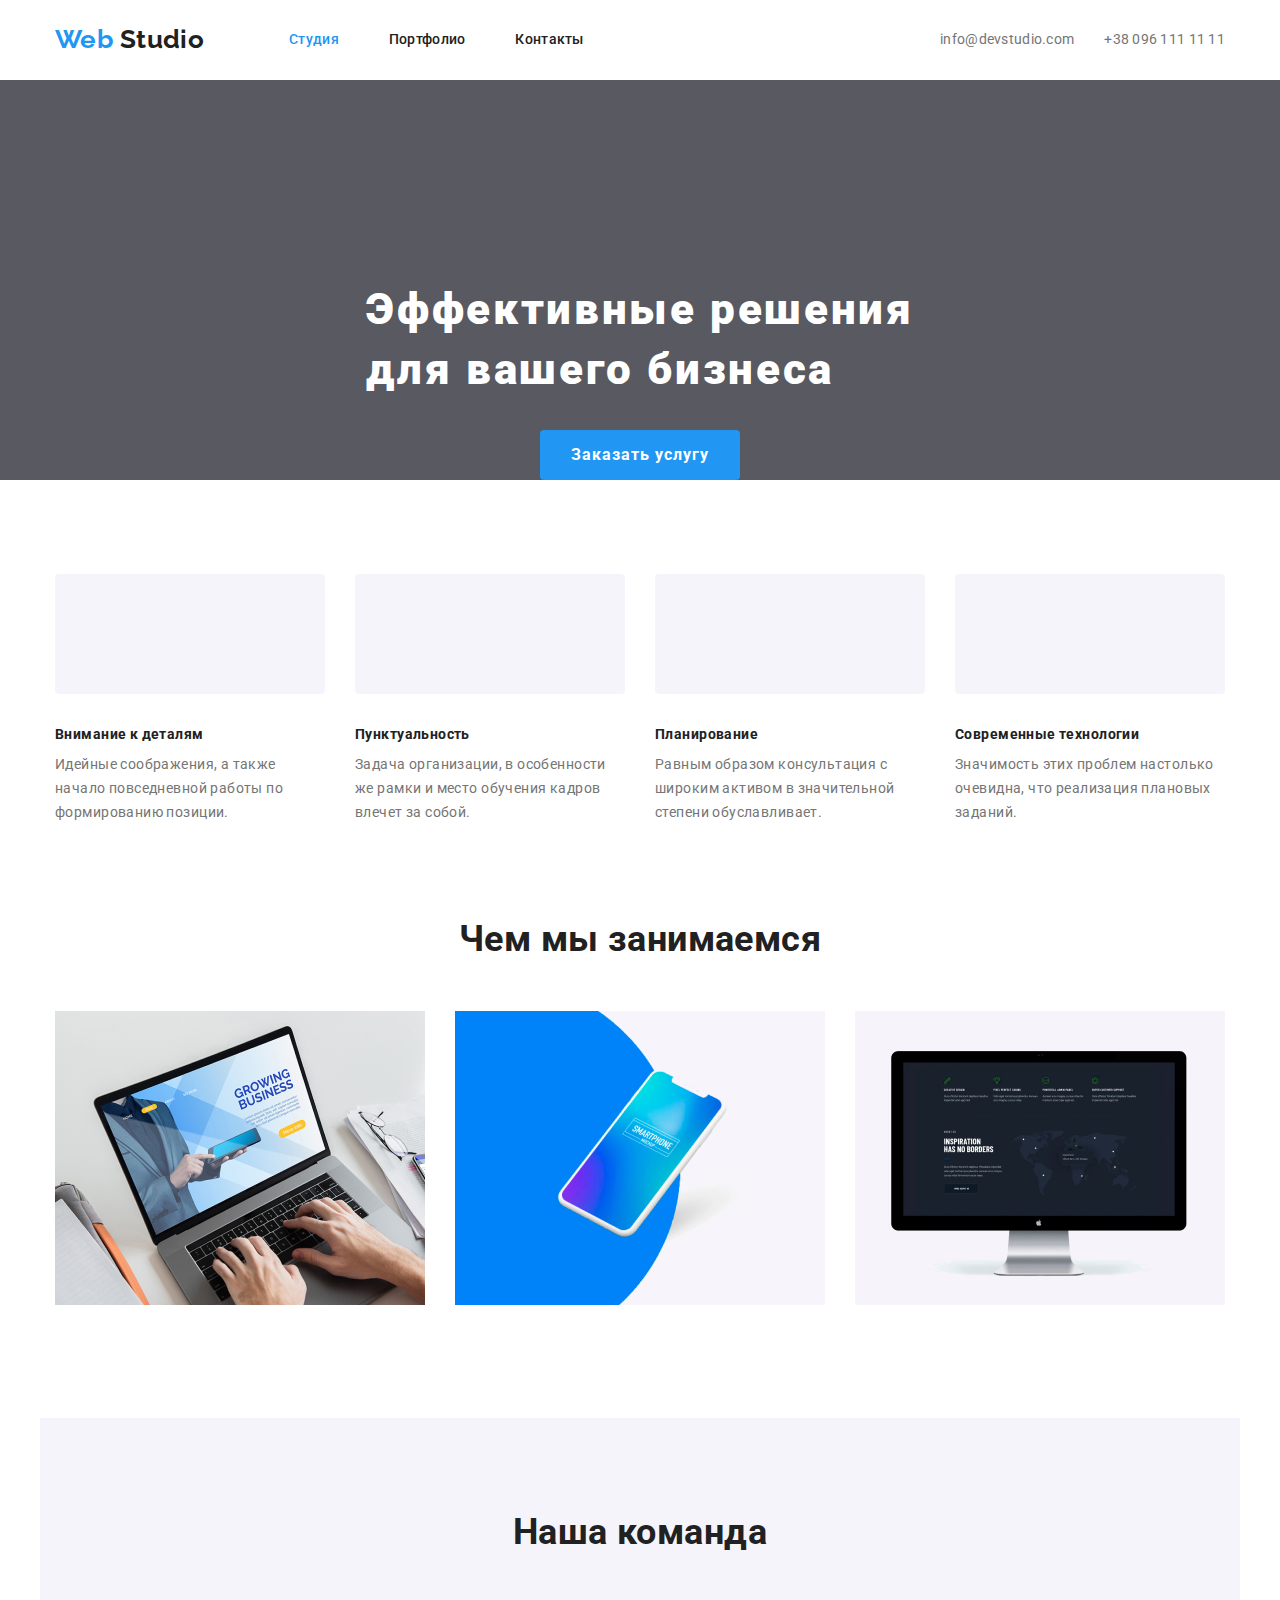
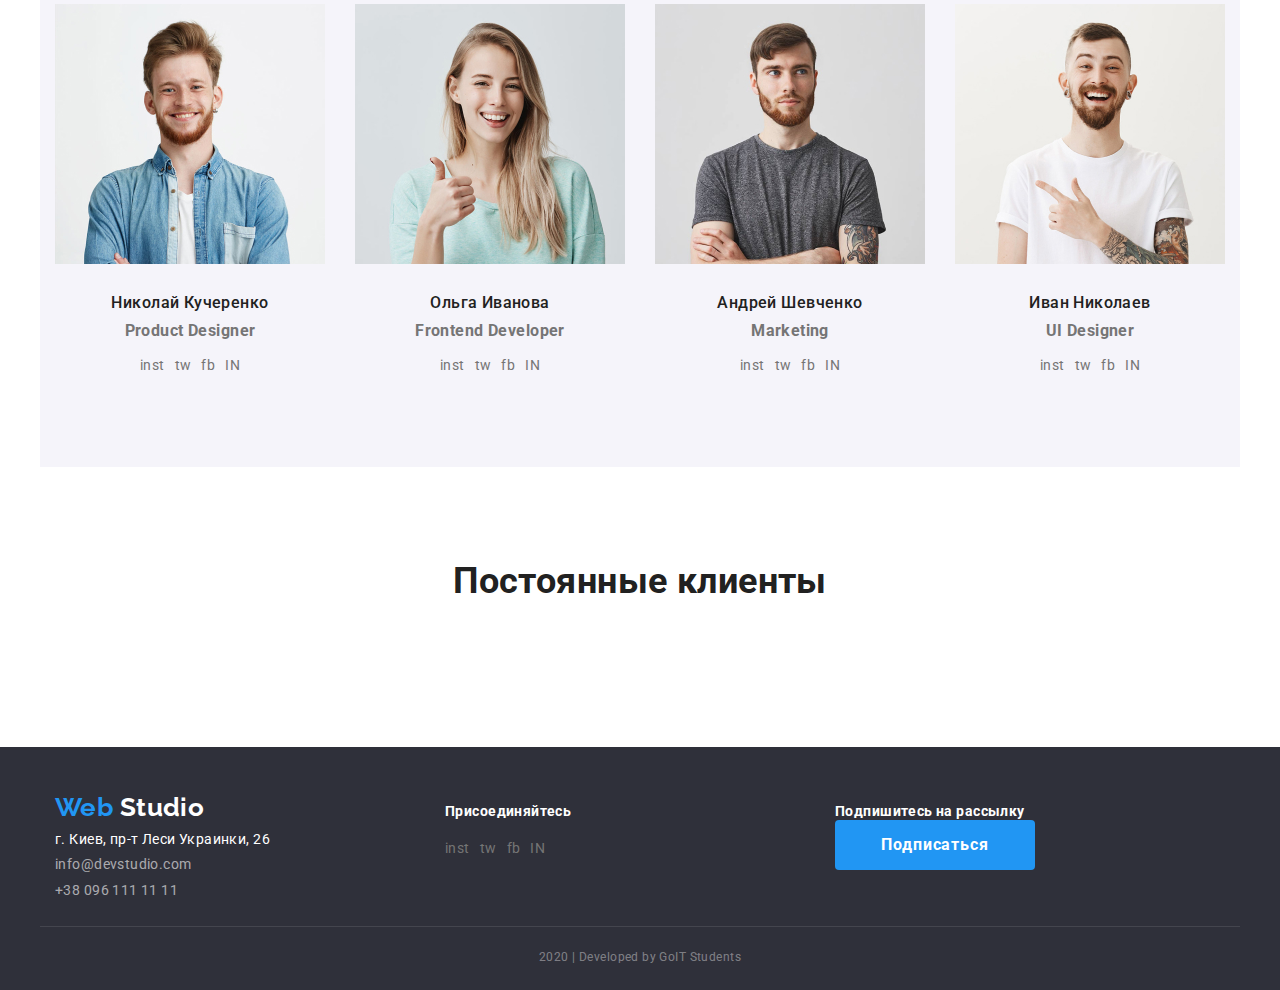
<file: index.html>
<!DOCTYPE html>
<html lang="ru">
  <head>
    <meta charset="UTF-8" />
    <meta name="viewport" content="width=device-width, initial-scale=1.0" />
    <link
      href="https://fonts.googleapis.com/css2?family=Raleway:wght@700&family=Roboto:wght@400;500;700;900&display=swap"
      rel="stylesheet"
    />
    <link rel="stylesheet" href="./css/modern-normalaize.css" />
    <link rel="stylesheet" href="./css/styles.css" />
    <title>Web Studio</title>
  </head>
  <body>
    <!-- Шапка страницы -->
    <header class="site-header container">
      <nav class="site-nav">
        <a class="site-logo" href="./" lang="en"><span>Web </span><span class="logo-studio">Studio</span></a>
        <ul class="list">
          <li class="item"><a class="link current" href="./index.html">Студия</a></li>
          <li class="item"><a class="link" href="./portfolio.html">Портфолио</a></li>
          <li class="item"><a class="link" href="">Контакты</a></li>
        </ul>
      </nav>
      <address class="address-blok-header">
        <!-- добавляем aria-label <a href="" aria-label=""></a> -->
        <ul class="address-list">
          <li class="item">
            <a href="" aria-label="иконка конверта"></a
            ><a class="link" href="mailto:info@devstudio.com">info@devstudio.com</a>
          </li>
          <li class="item">
            <a href="" aria-label="иконка телефона"></a><a class="link" href="tel:+380961111111">+38 096 111 11 11</a>
          </li>
        </ul>
      </address>
    </header>
    <!-- уникальний контент -->
    <main>
      <!-- Герой -->
      <section class="hero-section">
        <div class="hero container">
          <h1 class="title">
            Эффективные решения <br />
            для вашего бизнеса
          </h1>
          <a class="button" href="">Заказать услугу</a>
        </div>
      </section>
      <!-- Функции (Характерные черты,feature) -->
      <section class="section feature container">
        <h2 class="is-hidden">Функции (Характерные черты)</h2>
        <ul class="list">
          <li class="item">
            <img src="./images/images1.jpg" alt="Радар" width="270" />
            <h3 class="title">Внимание к деталям</h3>
            <p class="text">Идейные соображения, а также начало повседневной работы по формированию позиции.</p>
          </li>
          <li class="item">
            <img src="./images/images2.jpg" alt="Часы" width="270" />
            <h3 class="title">Пунктуальность</h3>
            <p class="text">Задача организации, в особенности же рамки и место обучения кадров влечет за собой.</p>
          </li>
          <li class="item">
            <img src="./images/images3.jpg" alt="График" width="270" />
            <h3 class="title">Планирование</h3>
            <p class="text">Равным образом консультация с широким активом в значительной степени обуславливает.</p>
          </li>
          <li class="item">
            <img src="./images/images4.jpg" alt="Космонавт" width="270" />
            <h3 class="title">Современные технологии</h3>
            <p class="text">Значимость этих проблем настолько очевидна, что реализация плановых заданий.</p>
          </li>
        </ul>
      </section>
      <!-- Чем мы занимаемся (activity) -->
      <section class="section activity container">
        <h2 class="title-section">Чем мы занимаемся</h2>
        <ul class="list">
          <li class="item">
            <img src="./images/img11.jpg" alt="Десктопные приложения" width="370" />
            <a href=""><h3 class="title on-dark">Десктопные приложения</h3></a>
          </li>
          <li class="item">
            <img src="./images/img12.jpg" alt="Мобильные приложения" width="370" />
            <a href=""><h3 class="title on-dark">Мобильные приложения</h3></a>
          </li>
          <li class="item">
            <img src="./images/img13.jpg" alt="Дизайнерские решения" width="370" />
            <a href=""><h3 class="title on-dark">Дизайнерские решения</h3></a>
          </li>
        </ul>
      </section>
      <!-- Наша команда (team) -->
      <section class="section our-team container shadow">
        <!-- Для иконок используем aria-label
          <li><a href="" aria-label="ссылка на instagram">ins</a></li> -->
        <h2 class="title-section">Наша команда</h2>
        <ul class="list-team">
          <li class="item">
            <img src="./images/foto1.jpg" alt="Фото" width="270" />
            <h3 class="title name">Николай Кучеренко</h3>
            <p class="title work" lang="en">Product Designer</p>
            <ul class="list-social">
              <li class="item-social">
                <a href="" aria-label="ссылка на instagram">inst</a>
              </li>
              <li class="item-social">
                <a href="" aria-label="ссылка на twiter">tw</a>
              </li>
              <li class="item-social">
                <a href="" aria-label="ссылка на facebook">fb</a>
              </li>
              <li class="item-social">
                <a href="" aria-label="ссылка на IN">IN</a>
              </li>
            </ul>
          </li>
          <li class="item">
            <img src="./images/foto2.jpg" alt="Фото" width="270" />
            <h3 class="title name">Ольга Иванова</h3>
            <p class="title work" lang="en">Frontend Developer</p>
            <ul class="list-social">
              <li class="item-social">
                <a href="" aria-label="ссылка на instagram">inst</a>
              </li>
              <li class="item-social">
                <a href="" aria-label="ссылка на twiter">tw</a>
              </li>
              <li class="item-social">
                <a href="" aria-label="ссылка на facebook">fb</a>
              </li>
              <li class="item-social">
                <a href="" aria-label="ссылка на IN">IN</a>
              </li>
            </ul>
          </li>
          <li class="item">
            <img src="./images/foto3.jpg" alt="Фото" width="270" />
            <h3 class="title name">Андрей Шевченко</h3>
            <p class="title work" lang="en">Marketing</p>
            <ul class="list-social">
              <li class="item-social">
                <a href="" aria-label="ссылка на instagram">inst</a>
              </li>
              <li class="item-social">
                <a href="" aria-label="ссылка на twiter">tw</a>
              </li>
              <li class="item-social">
                <a href="" aria-label="ссылка на facebook">fb</a>
              </li>
              <li class="item-social">
                <a href="" aria-label="ссылка на IN">IN</a>
              </li>
            </ul>
          </li>
          <li class="item">
            <img src="./images/foto4.jpg" alt="Фото" width="270" />
            <h3 class="title name">Иван Николаев</h3>
            <p class="title work" lang="en">UI Designer</p>
            <ul class="list-social">
              <li class="item-social">
                <a href="" aria-label="ссылка на instagram">inst</a>
              </li>
              <li class="item-social">
                <a href="" aria-label="ссылка на twiter">tw</a>
              </li>
              <li class="item-social">
                <a href="" aria-label="ссылка на facebook">fb</a>
              </li>
              <li class="item-social">
                <a href="" aria-label="ссылка на IN">IN</a>
              </li>
            </ul>
          </li>
        </ul>
      </section>
      <!-- Постоянные клиенты (clients) -->
      <section class="section container clients">
        <h2 class="title-section">Постоянные клиенты</h2>
        <!-- ul>li*6>a[aria-label=klient$] -->
        <ul>
          <li><a href="" aria-label="klient1"></a></li>
          <li><a href="" aria-label="klient2"></a></li>
          <li><a href="" aria-label="klient3"></a></li>
          <li><a href="" aria-label="klient4"></a></li>
          <li><a href="" aria-label="klient5"></a></li>
          <li><a href="" aria-label="klient6"></a></li>
        </ul>
      </section>
    </main>
    <!-- footer -->
    <footer>
      <div class="footer container">
        <div class="address-blok item-colomn">
          <a class="site-logo footer-logo" href="./" lang="en"
            ><span>Web </span><span class="logo-studio">Studio</span></a
          >
          <address class="address-list">
            <p class="map">г. Киев, пр-т Леси Украинки, 26</p>
            <a class="link" href="mailto:info@devstudio.com">info@devstudio.com</a>
            <a class="link" href="tel:+380961111111">+38 096 111 11 11</a>
          </address>
        </div>
        <div class="section item-colomn">
          <b class="title on-dark">Присоединяйтесь</b>
          <ul class="list-social">
            <li class="item-social">
              <a href="" aria-label="ссылка на instagram">inst</a>
            </li>
            <li class="item-social">
              <a href="" aria-label="ссылка на twiter">tw</a>
            </li>
            <li class="item-social">
              <a href="" aria-label="ссылка на facebook">fb</a>
            </li>
            <li class="item-social">
              <a href="" aria-label="ссылка на IN">IN</a>
            </li>
          </ul>
        </div>
        <div class="section item-colomn">
          <b class="title on-dark">Подпишитесь на рассылку</b>
          <a class="button" href="">Подписаться</a>
          <a href="" aria-label="значок самолётика"></a>
        </div>
      </div>
      <div class="copyright container"><p>2020 | Developed by GoIT Students</p></div>
    </footer>
  </body>
</html>
</file>
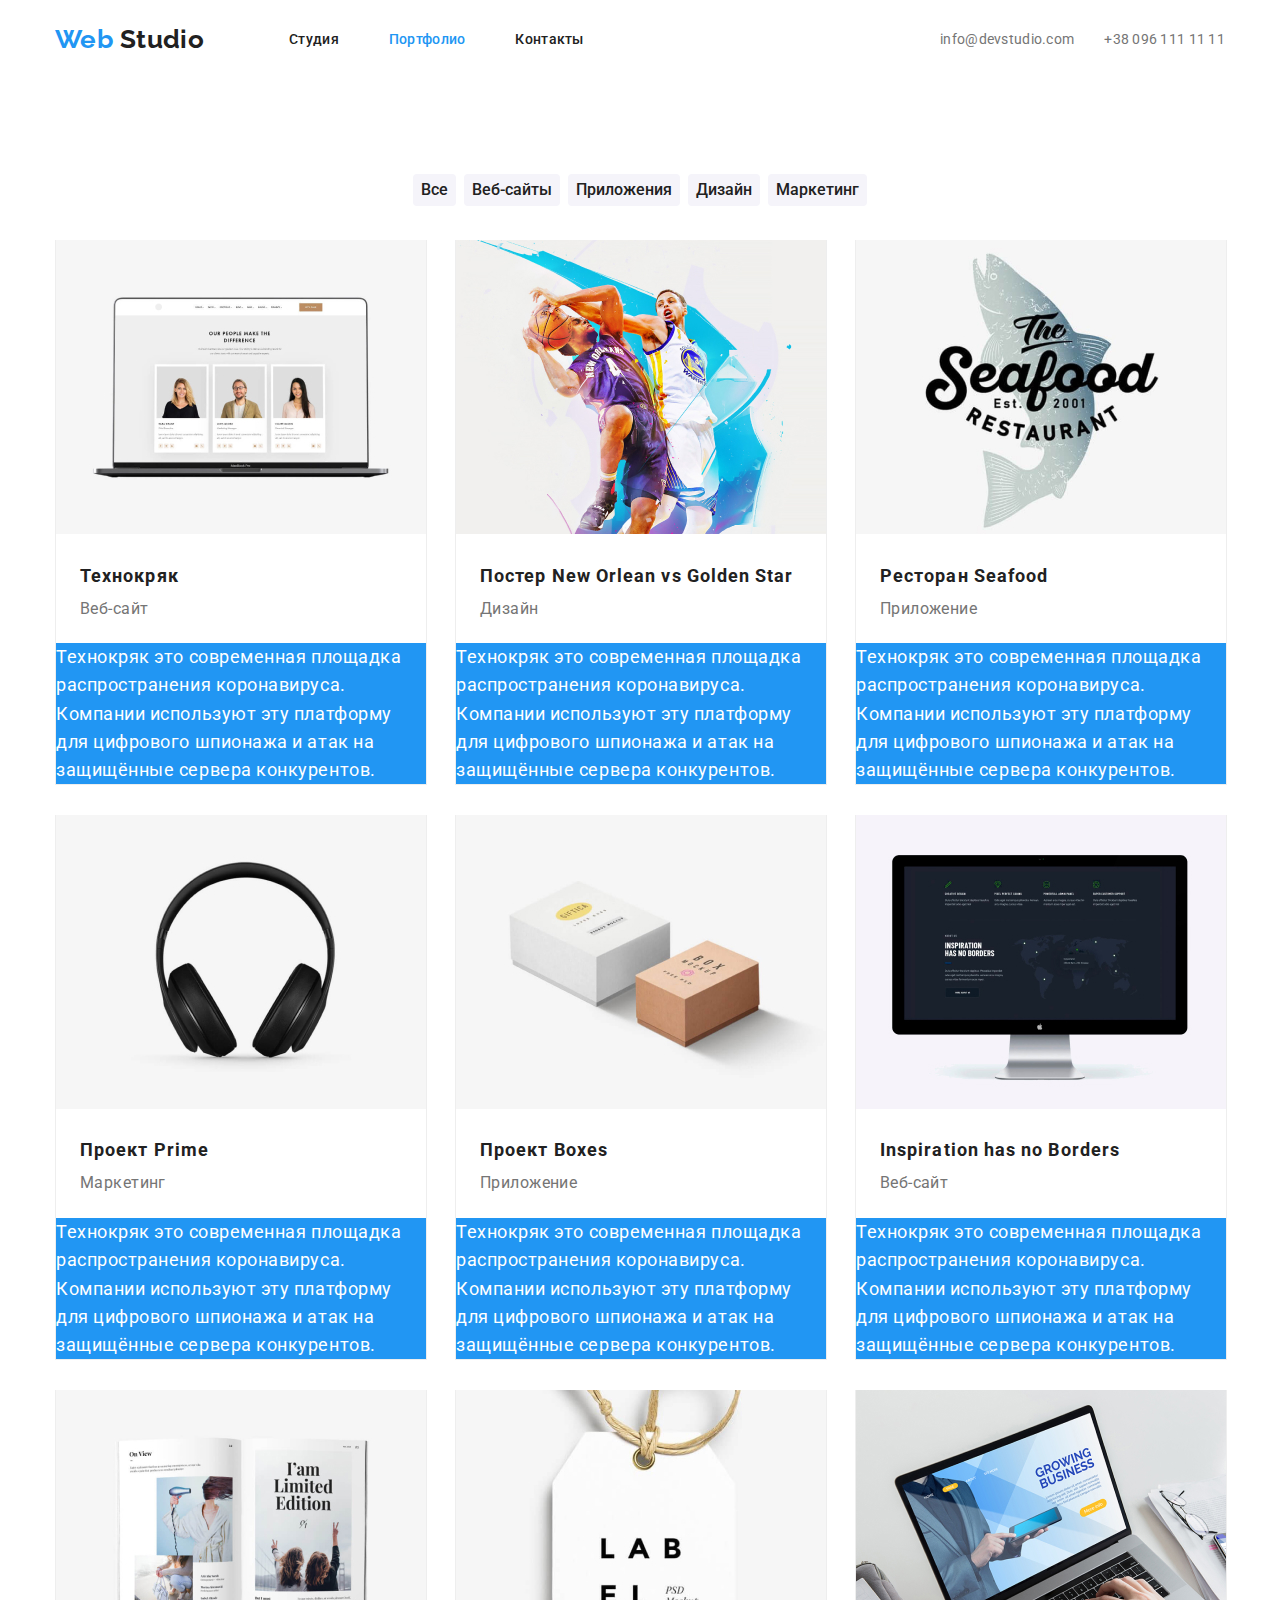
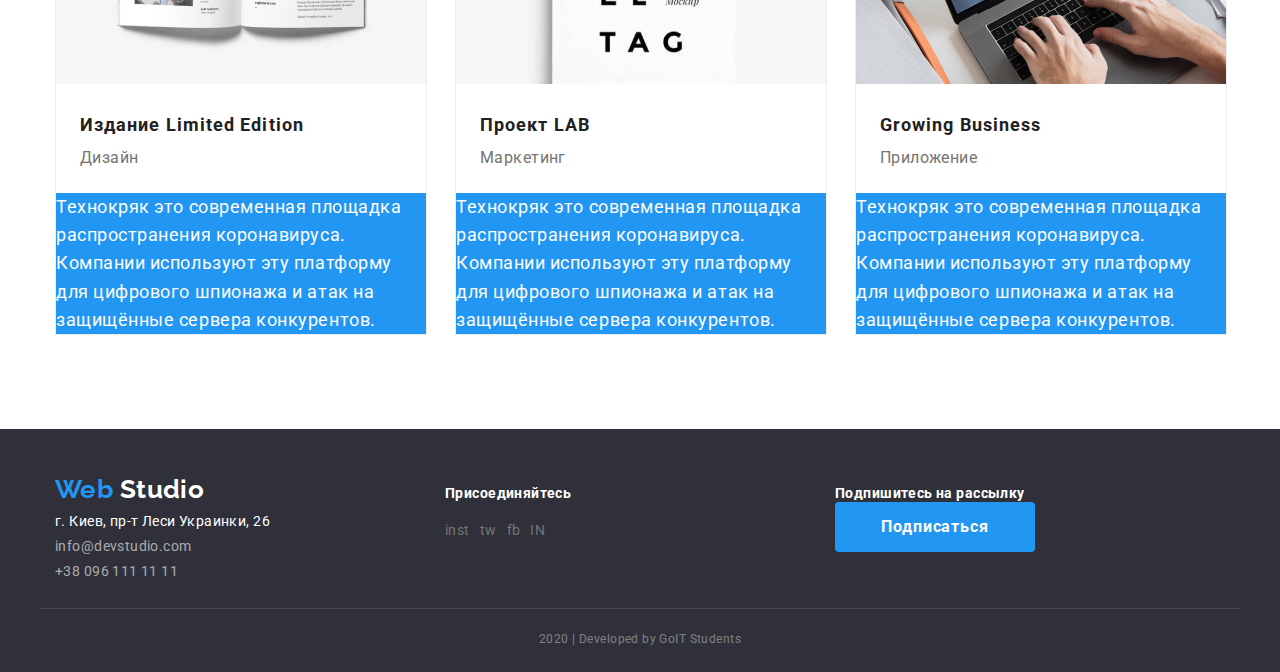
<file: portfolio.html>
<!DOCTYPE html>
<html lang="ru">
  <head>
    <meta charset="UTF-8" />
    <meta name="viewport" content="width=device-width, initial-scale=1.0" />
    <link
      href="https://fonts.googleapis.com/css2?family=Raleway:wght@700&family=Roboto:wght@400;500;700;900&display=swap"
      rel="stylesheet"
    />
    <link rel="stylesheet" href="./css/modern-normalaize.css" />
    <link rel="stylesheet" href="./css/styles.css" />
    <title>Portfolio</title>
  </head>
  <body>
    <!-- Шапка страницы -->
    <header class="site-header container">
      <nav class="site-nav">
        <a class="site-logo" href="./" lang="en"><span>Web </span><span class="logo-studio">Studio</span></a>
        <ul class="list">
          <li class="item"><a class="link" href="./index.html">Студия</a></li>
          <li class="item"><a class="link current" href="./portfolio.html">Портфолио</a></li>
          <li class="item"><a class="link" href="">Контакты</a></li>
        </ul>
      </nav>
      <address class="address-blok-header">
        <!-- добавляем aria-label <a href="" aria-label=""></a> -->
        <ul class="address-list">
          <li class="item">
            <a href="" aria-label="иконка конверта"></a
            ><a class="link" href="mailto:info@devstudio.com">info@devstudio.com</a>
          </li>
          <li class="item">
            <a href="" aria-label="иконка телефона"></a><a class="link" href="tel:+380961111111">+38 096 111 11 11</a>
          </li>
        </ul>
      </address>
    </header>
    <!-- уникальний контент -->
    <main class="main-portfolio">
      <!-- категории проектов (фильтры,head-filter ) -->
      <section class="section head-filter container">
        <h1 class="is-hidden">категории проектов (фильтры)</h1>
        <ul class="filter">
          <li class="item"><button type="button" class="radio">Все</button></li>
          <li class="item"><button type="button" class="radio">Веб-сайты</button></li>
          <li class="item"><button type="button" class="radio">Приложения</button></li>
          <li class="item"><button type="button" class="radio">Дизайн</button></li>
          <li class="item"><button type="button" class="radio">Маркетинг</button></li>
        </ul>
      </section>
      <!-- Проекты (project) -->
      <!-- ul>li*9>a>img+h3+p+p{} -->
      <section class="section project container">
        <h2 class="is-hidden">Проекты</h2>
        <ul class="list">
          <li class="item">
            <a class="link" href="">
              <img src="./images/pro1.jpg" alt="Анкеты" width="370" />
              <div class="perimeter">
                <h3 class="title pro">Технокряк</h3>
                <p class="is-filter">Веб-сайт</p>
              </div>
              <p class="pro on-dark">
                Технокряк это современная площадка распространения коронавируса. Компании используют эту платформу для
                цифрового шпионажа и атак на защищённые сервера конкурентов.
              </p>
            </a>
          </li>
          <li class="item">
            <a class="link" href="">
              <img src="./images/pro2.jpg" alt="Баскетбол" width="370" />
              <div class="perimeter">
                <h3 class="title pro">Постер New Orlean vs Golden Star</h3>
                <p class="is-filter">Дизайн</p>
              </div>
              <p class="pro on-dark">
                Технокряк это современная площадка распространения коронавируса. Компании используют эту платформу для
                цифрового шпионажа и атак на защищённые сервера конкурентов.
              </p>
            </a>
          </li>
          <li class="item">
            <a class="link" href="">
              <img src="./images/pro3.jpg" alt="Ресторан  лого" width="370" />
              <div class="perimeter">
                <h3 class="title pro">Ресторан Seafood</h3>
                <p class="is-filter">Приложение</p>
              </div>
              <p class="pro on-dark">
                Технокряк это современная площадка распространения коронавируса. Компании используют эту платформу для
                цифрового шпионажа и атак на защищённые сервера конкурентов.
              </p>
            </a>
          </li>
          <li class="item">
            <a class="link" href="">
              <img src="./images/pro4.jpg" alt="Наушники" width="370" />
              <div class="perimeter">
                <h3 class="title pro">Проект Prime</h3>
                <p class="is-filter">Маркетинг</p>
              </div>
              <p class="pro on-dark">
                Технокряк это современная площадка распространения коронавируса. Компании используют эту платформу для
                цифрового шпионажа и атак на защищённые сервера конкурентов.
              </p>
            </a>
          </li>
          <li class="item">
            <a class="link" href="">
              <img src="./images/pro5.jpg" alt="Коробки" width="370" />
              <div class="perimeter">
                <h3 class="title pro">Проект Boxes</h3>
                <p class="is-filter">Приложение</p>
              </div>
              <p class="pro on-dark">
                Технокряк это современная площадка распространения коронавируса. Компании используют эту платформу для
                цифрового шпионажа и атак на защищённые сервера конкурентов.
              </p>
            </a>
          </li>
          <li class="item">
            <a class="link" href="">
              <img src="./images/pro6.jpg" alt="Монитор" width="370" />
              <div class="perimeter">
                <h3 class="title pro">Inspiration has no Borders</h3>
                <p class="is-filter">Веб-сайт</p>
              </div>
              <p class="pro on-dark">
                Технокряк это современная площадка распространения коронавируса. Компании используют эту платформу для
                цифрового шпионажа и атак на защищённые сервера конкурентов.
              </p>
            </a>
          </li>
          <li class="item">
            <a class="link" href="">
              <img src="./images/pro7.jpg" alt="Журнал" width="370" />
              <div class="perimeter">
                <h3 class="title pro">Издание Limited Edition</h3>
                <p class="is-filter">Дизайн</p>
              </div>
              <p class="pro on-dark">
                Технокряк это современная площадка распространения коронавируса. Компании используют эту платформу для
                цифрового шпионажа и атак на защищённые сервера конкурентов.
              </p>
            </a>
          </li>
          <li class="item">
            <a class="link" href="">
              <img src="./images/pro8.jpg" alt="Бирка" width="370" />
              <div class="perimeter">
                <h3 class="title pro">Проект LAB</h3>
                <p class="is-filter">Маркетинг</p>
              </div>
              <p class="pro on-dark">
                Технокряк это современная площадка распространения коронавируса. Компании используют эту платформу для
                цифрового шпионажа и атак на защищённые сервера конкурентов.
              </p>
            </a>
          </li>
          <li class="item">
            <a class="link" href="">
              <img src="./images/pro9.jpg" alt="Ноутбук" width="370" />
              <div class="perimeter">
                <h3 class="title pro">Growing Business</h3>
                <p class="is-filter">Приложение</p>
              </div>
              <p class="pro on-dark">
                Технокряк это современная площадка распространения коронавируса. Компании используют эту платформу для
                цифрового шпионажа и атак на защищённые сервера конкурентов.
              </p>
            </a>
          </li>
        </ul>
      </section>
    </main>
    <!-- footer -->
    <footer>
      <div class="footer container">
        <div class="address-blok item-colomn">
          <a class="site-logo footer-logo" href="./" lang="en"
            ><span>Web </span><span class="logo-studio">Studio</span></a
          >
          <address class="address-list">
            <p class="map">г. Киев, пр-т Леси Украинки, 26</p>
            <a class="link" href="mailto:info@devstudio.com">info@devstudio.com</a>
            <a class="link" href="tel:+380961111111">+38 096 111 11 11</a>
          </address>
        </div>
        <div class="section item-colomn">
          <b class="title on-dark">Присоединяйтесь</b>
          <ul class="list-social">
            <li class="item-social">
              <a href="" aria-label="ссылка на instagram">inst</a>
            </li>
            <li class="item-social">
              <a href="" aria-label="ссылка на twiter">tw</a>
            </li>
            <li class="item-social">
              <a href="" aria-label="ссылка на facebook">fb</a>
            </li>
            <li class="item-social">
              <a href="" aria-label="ссылка на IN">IN</a>
            </li>
          </ul>
        </div>
        <div class="section item-colomn">
          <b class="title on-dark">Подпишитесь на рассылку</b>
          <a class="button" href="">Подписаться</a>
          <a href="" aria-label="значок самолётика"></a>
        </div>
      </div>
      <div class="copyright container">
        <p>2020 | Developed by GoIT Students</p>
      </div>
    </footer>
  </body>
</html>
</file>
<file: css/styles.css>
:root {
  --background-primary: #ffffff;
  --background-secondary: #f5f4fa;
  --background-dark: #2f303a;
  --text-primary: #757575;
  --text-head: #212121;
  --text-white: #ffffff;
  --accent: #2196f3;
  --line-color: #ececec;
  --icone-color: #afb1b8;
  --border-project: #eeeeee;
  --font-weight: 400;
  --font-size-primary: 14px;
  --line-height-primary: 1.19;
  --letter-spacing-primary: 0.03em;
}
/* Прописуем глобальные распостраненные свойства */
html {
  box-sizing: border-box;
}
*,
*::before,
*::after {
  box-sizing: inherit;
}
body {
  margin: 0;
  padding: 0;
  background-color: var(--background-primary);
  color: var(--text-primary);
  font-family: 'Roboto', sans-serif;
  font-weight: var(--font-weight);
  font-size: var(--font-size-primary);
  line-height: var(--line-height-primary);
  letter-spacing: var(--letter-spacing-primary);
}
/* делаем невидимые заголовки */
.is-hidden {
  width: 0;
  height: 0;
  color: rgba(0, 0, 0, 0);
}
/* основние стили елементов */
.container {
  display: flex;
  margin-left: auto;
  margin-right: auto;
  width: 1200px;
  padding-left: 15px;
  padding-right: 15px;
}

/* Прижатость текста */
.text-left {
  text-align: left;
}
.text-center {
  text-align: center;
}
.text-right {
  text-align: right;
}

/* Оглавления страниц */
.title {
  color: var(--text-head);
}
footer {
  background-color: var(--background-dark);
}
/* Обнуляем заглавления */
h1,
h2,
h3,
h4,
h5,
h6 {
  margin: 0;
}
/* обнуляем, убираем маркировку списка */
ul {
  margin: 0;
  padding: 0;
  list-style: none;
}
/* обнуляем р */
p {
  margin: 0;
}
/* убираем стиль ссилок */
a {
  /* убираем подчёркивания */
  text-decoration: none;
  /* убираем курсив */
  font-style: normal;
  /* добавляем наследование */
  color: inherit;
  font-family: inherit;
}

/* Блок шапки */

.site-header {
  align-items: center;
  justify-content: space-between;
}

/* Логотип сайта */

.site-logo {
  font-family: 'Raleway', sans-serif;
  font-style: normal;
  font-weight: bold;
  font-size: 26px;
  color: var(--accent);
}
.site-nav .site-logo {
  margin-top: 24px;
  margin-bottom: 25px;
}
/* .footer-logo {
  font-size: 22px; */
.logo-studio {
  color: var(--text-head);
}
.footer .logo-studio {
  color: var(--text-white);
}

/* Навигация */

.site-nav {
  display: flex;
}
.site-nav > .list {
  display: flex;
  margin-left: 85px;
  /* margin-top: 32px;
  margin-bottom: 32px; */
  align-items: center;
  font-weight: 500;
  line-height: 1.14;
  letter-spacing: 0.02em;
  color: var(--text-head);
}
.site-nav .link:hover,
.site-nav .link:focus {
  color: var(--accent);
}
/* Фишка "Мы тут" */
.site-nav .link.current {
  color: var(--accent);
}
.site-nav .item + .item {
  margin-left: 50px;
}

/* Адресс */
.address-blok-header {
  margin-left: auto;
}
.site-header .address-list {
  display: flex;
  flex-direction: row;
}
.address-list .link {
  line-height: 1.14;
  letter-spacing: 0.02em;
}
.address-list .item + .item {
  margin-left: 30px;
}
/* .address-list .item {
  margin-top: 32px;
margin-bottom: 32px;
} */
.address-list .item:hover,
.address-list .item:focus {
  color: var(--accent);
}
.footer .address-list .link {
  line-height: 1.17;
  letter-spacing: var(--letter-spacing-primary);
  color: rgba(255, 255, 255, 0.6);
}
.footer .address-list .map {
  line-height: 1.17;
  letter-spacing: var(--letter-spacing-primary);
  color: var(--text-white);
  font-style: normal;
}
/* Герой */
.hero-section {
  background: rgba(47, 48, 58, 0.8);
}
.hero.container {
  flex-direction: column;
  align-items: center;

  /* height: 600px; */
}
.hero .title {
  justify-items: center;
  align-items: center;
  margin-top: 200px;
  margin-bottom: 30px;

  font-weight: 900;
  font-size: 44px;
  line-height: 1.36;
  letter-spacing: 0.06em;
  color: var(--text-white);
}
.button {
  display: flex;
  align-items: center;
  justify-content: center;
  width: 200px;
  height: 50px;

  font-weight: bold;
  font-size: 16px;
  line-height: 1.87;
  /* identical to box height, or 187% */
  letter-spacing: 0.06em;
  background: var(--accent);
  color: var(--text-white);
  border-radius: 4px;
}

/* Функции (Характерные черты) */

.section.feature {
  padding-top: 94px;
}
.feature .list {
  display: flex;
  flex-direction: row;
}
.feature .item + .item {
  margin-left: 30px;
}
.feature .title {
  margin-top: 30px;
}
.feature .text {
  margin-top: 10px;
}
.section .title {
  font-weight: bold;
  font-size: 14px;
  line-height: 1.14;
  color: var(--text-head);
}
.section .text {
  line-height: 1.71;
  /* or 171% */
  color: var(--text-primary);
}
/* Род деятельности (occupation) */
.section.activity {
  display: flex;
  flex-direction: column;
  padding-top: 94px;
  padding-bottom: 94px;
}
.activity .title-section {
  align-self: center;
  margin-bottom: 50px;
}
.activity .list {
  display: flex;
  flex-direction: row;
  justify-content: space-between;
}
.activity .item + .item {
  margin-left: 30px;
}
.section .title-section {
  font-weight: bold;
  font-size: 36px;
  line-height: 1.16;
  color: var(--text-head);
}
.section .on-dark {
  color: var(--text-white);
}

/* Наша команда (Team) */

/* Ссилаемся на предидущую секцию */
.section.our-team {
  display: flex;
  flex-direction: column;
  padding-top: 94px;
  padding-bottom: 94px;
}
.our-team .title-section {
  align-self: center;
}
.our-team .list-team {
  display: flex;
  justify-content: space-between;
  margin-top: 50px;
}
.our-team .item + .item {
  margin-left: 30px;
}
.our-team .item {
  display: flex;
  flex-direction: column;
  align-items: center;
}
.our-team .title.name {
  margin-top: 30px;
}
.our-team .title.work {
  margin-top: 10px;
}
.our-team .list-social {
  margin-top: 16px;
}
.list-social {
  margin-top: 20px;
  display: flex;
}
.item-social + .item-social {
  margin-left: 10px;
}
.shadow {
  background-color: var(--background-secondary);
}
.section .name {
  font-weight: 500;
  font-size: 16px;
}
.section .work {
  font-size: 16px;
  color: var(--text-primary);
}

/* <!-- Постоянные клиенты --> */

/* Ссилаемся на предидущую секцию */
.section.clients {
  display: flex;
  flex-direction: column;
  padding-top: 94px;
  padding-bottom: 94px;
}
.clients .title-section {
  align-self: center;
  margin-bottom: 50px;
}
/* Футтер */

/* Ссилаемся на предидущую секцию */
.footer .address-blok {
  display: flex;
  flex-direction: column;
}
.footer .address-list {
  display: flex;
  align-items: flex-start;
  flex-direction: column;
  margin-top: 8px;
}
.footer .address-list .link {
  margin-top: 9px;
}
.footer.container {
  flex-wrap: wrap;
  justify-content: space-between;
  align-items: baseline;
  padding-top: 45px;
  padding-bottom: 28px;
}
/* .footer .site-logo {
  margin-top: 45px;
} */
.item-colomn {
  width: calc(100% / 3);
}
.copyright {
  justify-content: center;
  padding-top: 18px;
  padding-bottom: 21px;

  border-top: 1px solid rgba(255, 255, 255, 0.1);

  font-size: 12px;
  line-height: 2;
  /* or 200% */
  color: rgba(255, 255, 255, 0.4);
}
/* Страница 2 "Портфолио" */

.main-portfolio {
  padding-top: 94px;
  padding-bottom: 94px;
}

/* Фильтр */
.section.head-filter {
  display: flex;
  justify-content: center;
  margin-bottom: 34px;
}
.head-filter .filter {
  display: flex;
  flex-direction: row;
}
.head-filter .item + .item {
  margin-left: 8px;
}
.section .filter .radio {
  background: var(--background-secondary);
  font-weight: 500;
  font-size: 16px;
  line-height: 1.62;
  /* identical to box height, or 162% */
  color: var(--text-head);
  border-radius: 4px;
  border-color: transparent;
}
.section .filter .radio:hover,
.section .filter .radio:focus {
  background: var(--accent);
  color: var(--text-white);
  border-color: transparent;
}

/* Проекты */
.section.project {
  display: flex;
}
.project .list {
  display: flex;
  flex-direction: row;
  flex-wrap: wrap;
}
.project .item {
  display: flex;
  width: calc((100% - 60px) / 3);
}
.project .item:not(:nth-child(3n + 1)) {
  margin-left: 30px;
}
.project .item:not(:nth-child(-n + 3)) {
  margin-top: 30px;
}
.project .perimeter {
  padding-top: 20px;
  padding-right: 24px;
  padding-bottom: 20px;
  padding-left: 24px;
}
.project .link {
  /* display: block; */
  border-right: 1px solid #eeeeee;
  border-bottom: 1px solid #eeeeee;
  border-left: 1px solid #eeeeee;
}

.section .pro {
  font-size: 18px;
  line-height: 2;
  letter-spacing: 0.06em;
}
.section .pro.on-dark {
  line-height: 1.56;
  letter-spacing: var(--letter-spacing-primary);
  background: var(--accent);
}
.section .is-filter {
  font-size: 16px;
  line-height: 1.87;
  color: var(--text-primary);
}
</file>
<file: css/modern-normalaize.css>
/*! modern-normalize v0.6.0 | MIT License | https://github.com/sindresorhus/modern-normalize */

/*
Document
========
*/

/**
Use a better box model (opinionated).
*/

*,
*::before,
*::after {
  box-sizing: border-box;
}

/**
Use a more readable tab size (opinionated).
*/

:root {
  -moz-tab-size: 4;
  tab-size: 4;
}

/**
1. Correct the line height in all browsers.
2. Prevent adjustments of font size after orientation changes in iOS.
*/

html {
  line-height: 1.15; /* 1 */
  -webkit-text-size-adjust: 100%; /* 2 */
}

/*
Sections
========
*/

/**
Remove the margin in all browsers.
*/

body {
  margin: 0;
}

/**
Improve consistency of default fonts in all browsers. (https://github.com/sindresorhus/modern-normalize/issues/3)
*/

body {
  font-family: system-ui, -apple-system, /* Firefox supports this but not yet `system-ui` */ 'Segoe UI', Roboto,
    Helvetica, Arial, sans-serif, 'Apple Color Emoji', 'Segoe UI Emoji';
}

/*
Grouping content
================
*/

/**
Add the correct height in Firefox.
*/

hr {
  height: 0;
}

/*
Text-level semantics
====================
*/

/**
Add the correct text decoration in Chrome, Edge, and Safari.
*/

abbr[title] {
  text-decoration: underline dotted;
}

/**
Add the correct font weight in Edge and Safari.
*/

b,
strong {
  font-weight: bolder;
}

/**
1. Improve consistency of default fonts in all browsers. (https://github.com/sindresorhus/modern-normalize/issues/3)
2. Correct the odd 'em' font sizing in all browsers.
*/

code,
kbd,
samp,
pre {
  font-family: SFMono-Regular, Consolas, 'Liberation Mono', Menlo, monospace; /* 1 */
  font-size: 1em; /* 2 */
}

/**
Add the correct font size in all browsers.
*/

small {
  font-size: 80%;
}

/**
Prevent 'sub' and 'sup' elements from affecting the line height in all browsers.
*/

sub,
sup {
  font-size: 75%;
  line-height: 0;
  position: relative;
  vertical-align: baseline;
}

sub {
  bottom: -0.25em;
}

sup {
  top: -0.5em;
}

/*
Forms
=====
*/

/**
1. Change the font styles in all browsers.
2. Remove the margin in Firefox and Safari.
*/

button,
input,
optgroup,
select,
textarea {
  font-family: inherit; /* 1 */
  font-size: 100%; /* 1 */
  line-height: 1.15; /* 1 */
  margin: 0; /* 2 */
}

/**
Remove the inheritance of text transform in Edge and Firefox.
1. Remove the inheritance of text transform in Firefox.
*/

button,
select {
  /* 1 */
  text-transform: none;
}

/**
Correct the inability to style clickable types in iOS and Safari.
*/

button,
[type='button'],
[type='reset'],
[type='submit'] {
  -webkit-appearance: button;
}

/**
Remove the inner border and padding in Firefox.
*/

button::-moz-focus-inner,
[type='button']::-moz-focus-inner,
[type='reset']::-moz-focus-inner,
[type='submit']::-moz-focus-inner {
  border-style: none;
  padding: 0;
}

/**
Restore the focus styles unset by the previous rule.
*/

button:-moz-focusring,
[type='button']:-moz-focusring,
[type='reset']:-moz-focusring,
[type='submit']:-moz-focusring {
  outline: 1px dotted ButtonText;
}

/**
Correct the padding in Firefox.
*/

fieldset {
  padding: 0.35em 0.75em 0.625em;
}

/**
Remove the padding so developers are not caught out when they zero out 'fieldset' elements in all browsers.
*/

legend {
  padding: 0;
}

/**
Add the correct vertical alignment in Chrome and Firefox.
*/

progress {
  vertical-align: baseline;
}

/**
Correct the cursor style of increment and decrement buttons in Safari.
*/

[type='number']::-webkit-inner-spin-button,
[type='number']::-webkit-outer-spin-button {
  height: auto;
}

/**
1. Correct the odd appearance in Chrome and Safari.
2. Correct the outline style in Safari.
*/

[type='search'] {
  -webkit-appearance: textfield; /* 1 */
  outline-offset: -2px; /* 2 */
}

/**
Remove the inner padding in Chrome and Safari on macOS.
*/

[type='search']::-webkit-search-decoration {
  -webkit-appearance: none;
}

/**
1. Correct the inability to style clickable types in iOS and Safari.
2. Change font properties to 'inherit' in Safari.
*/

::-webkit-file-upload-button {
  -webkit-appearance: button; /* 1 */
  font: inherit; /* 2 */
}

/*
Interactive
===========
*/

/*
Add the correct display in Chrome and Safari.
*/

summary {
  display: list-item;
}
</file>
